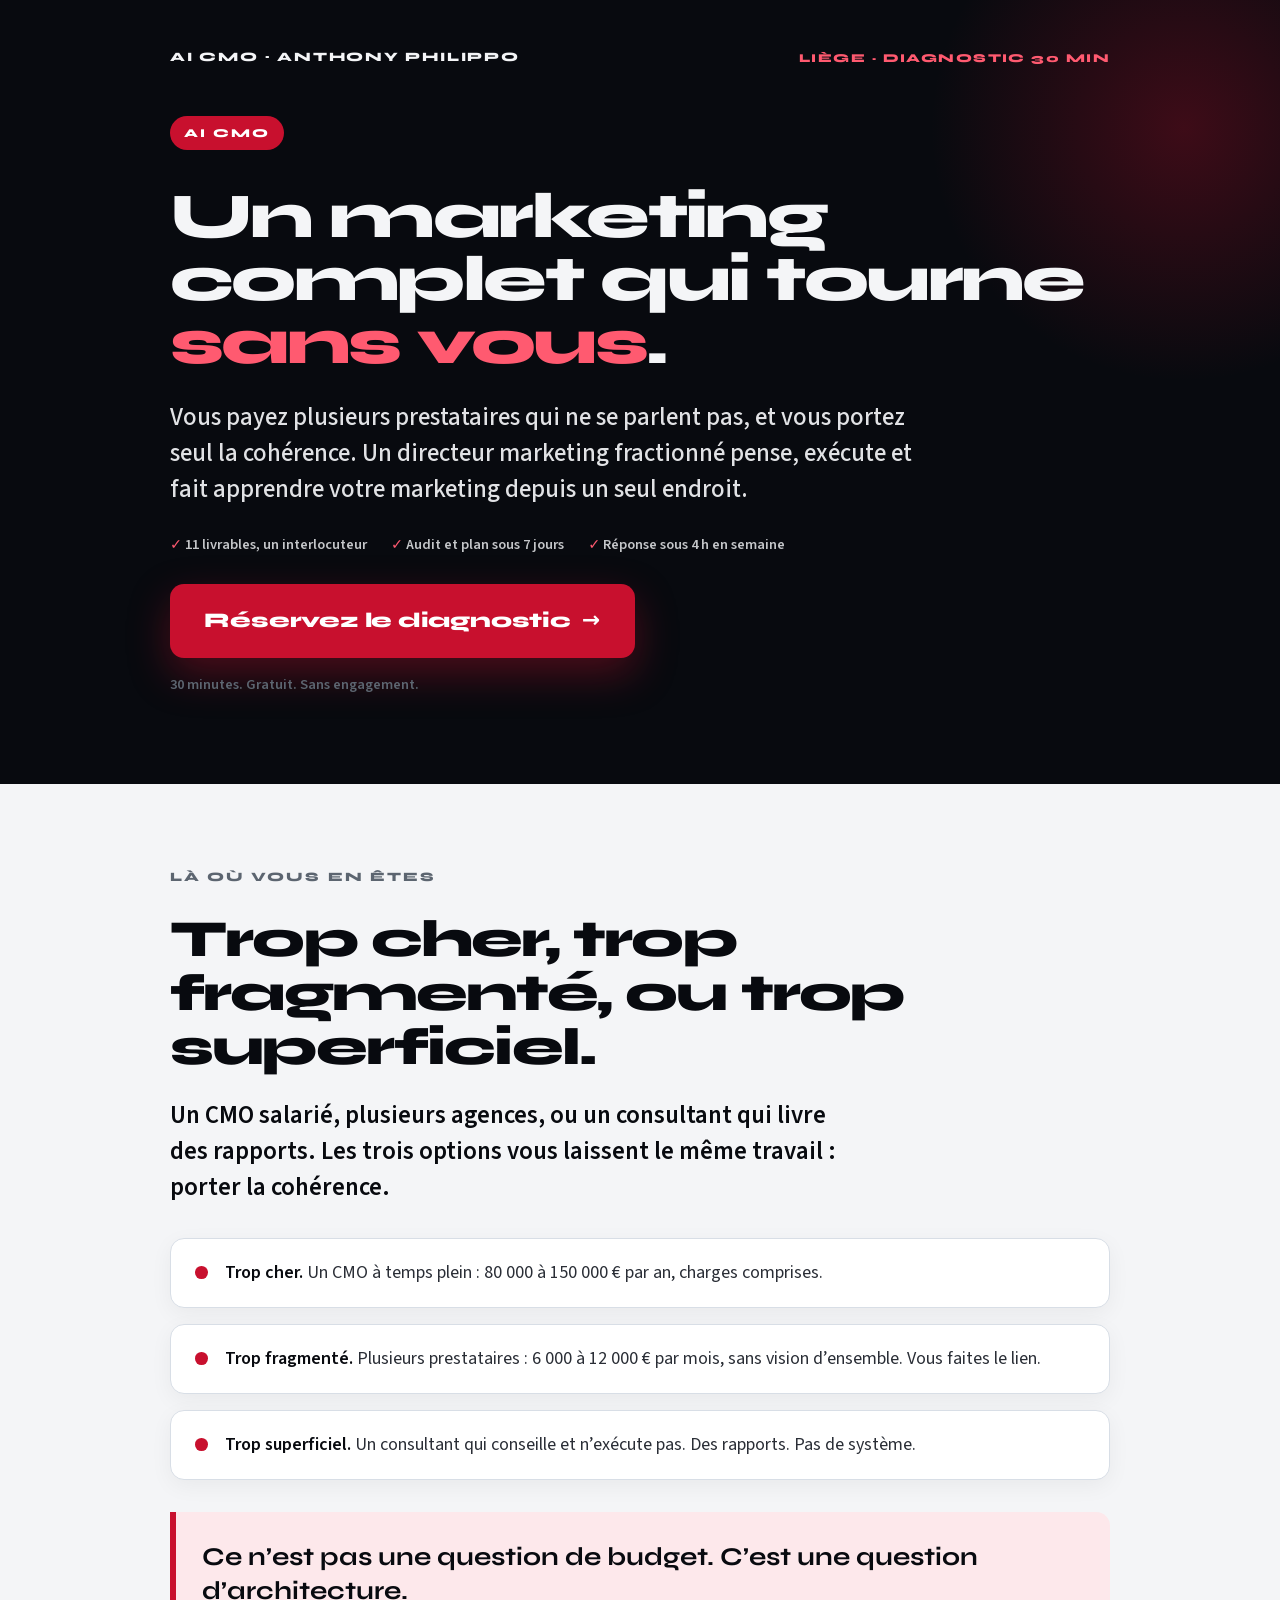
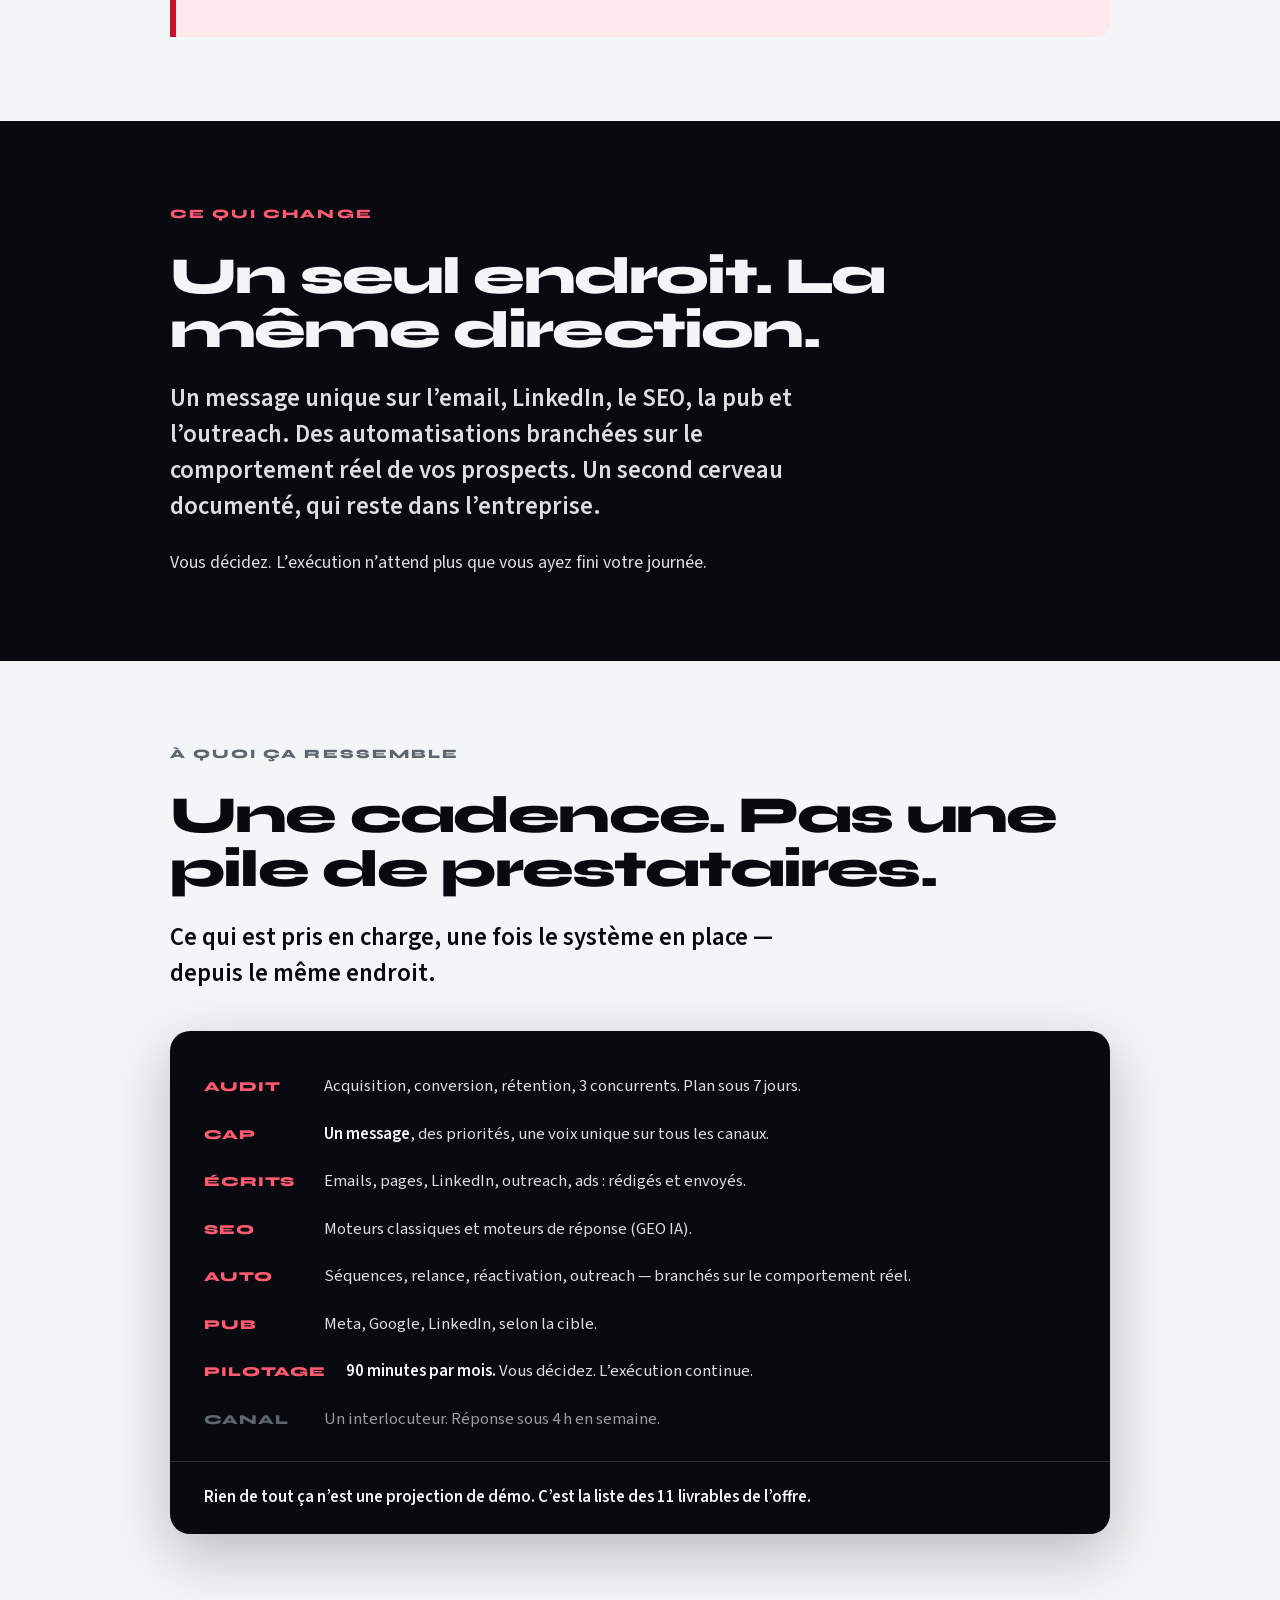
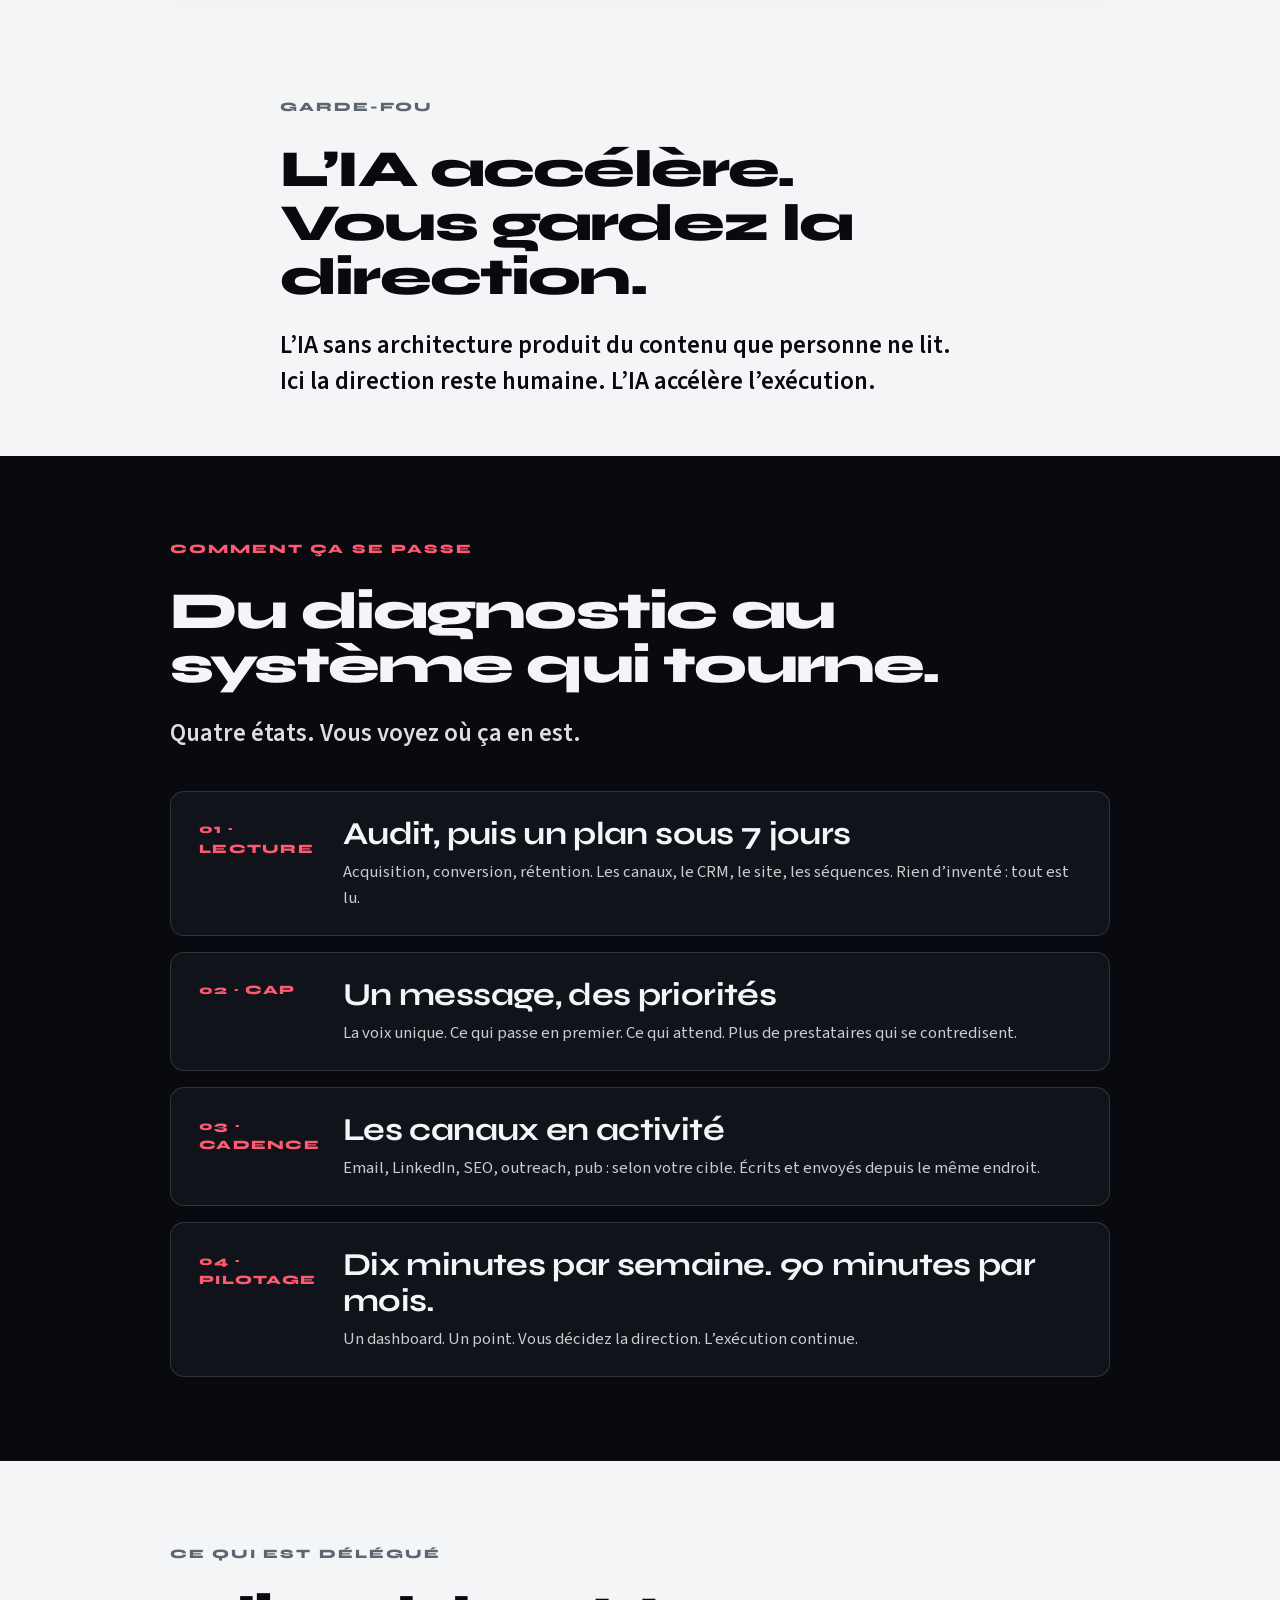
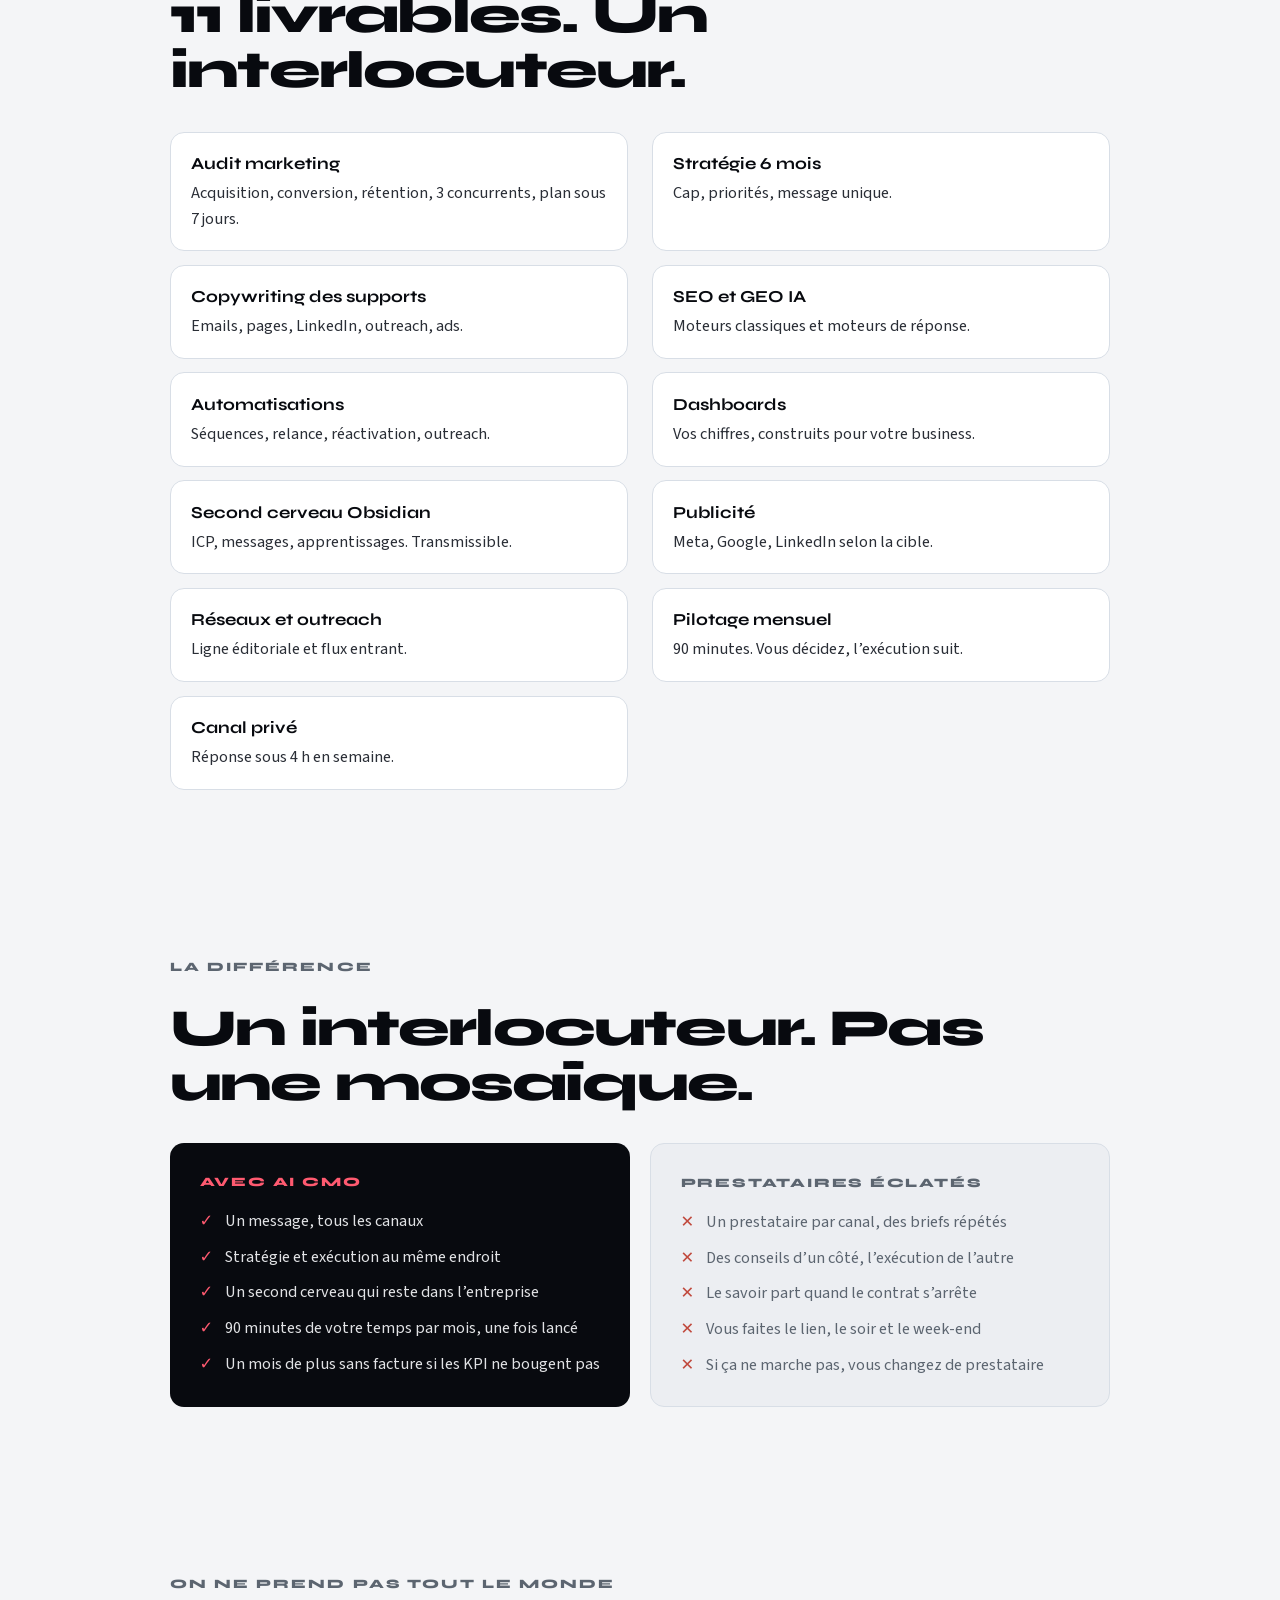
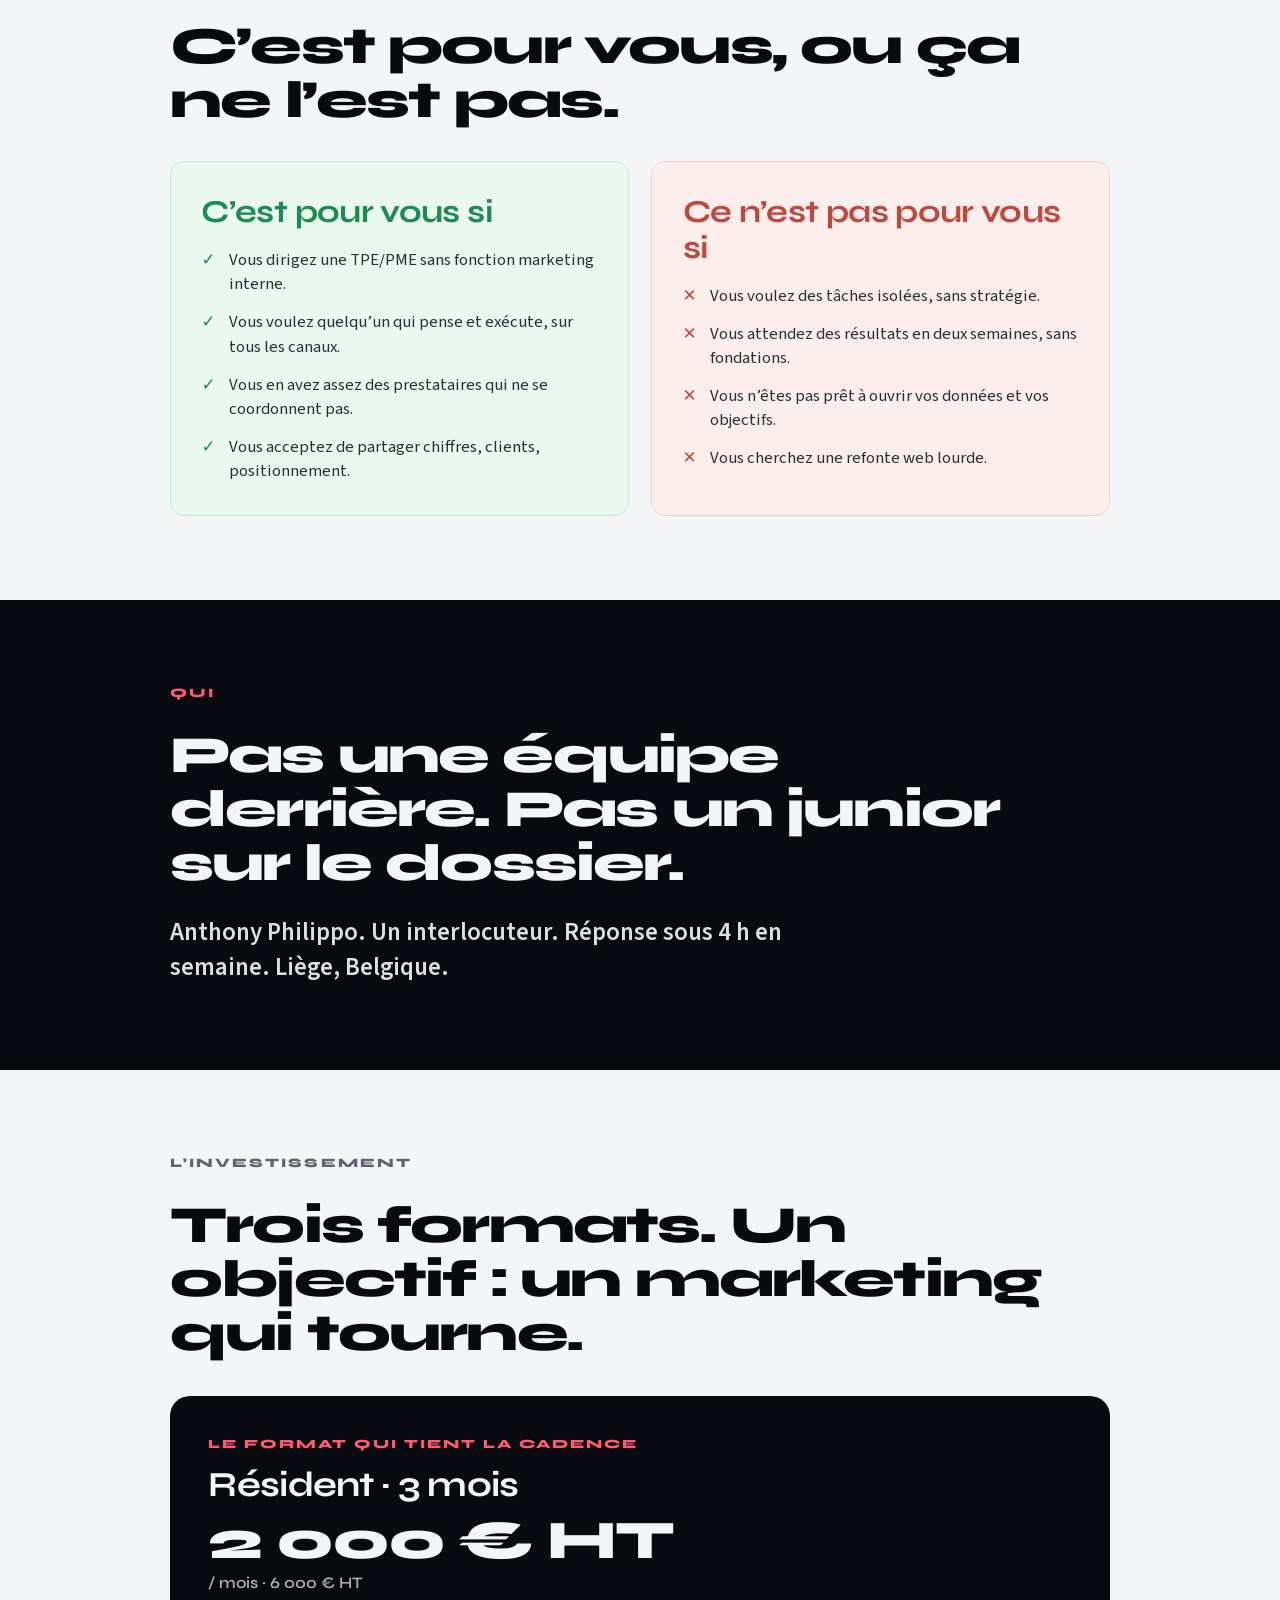
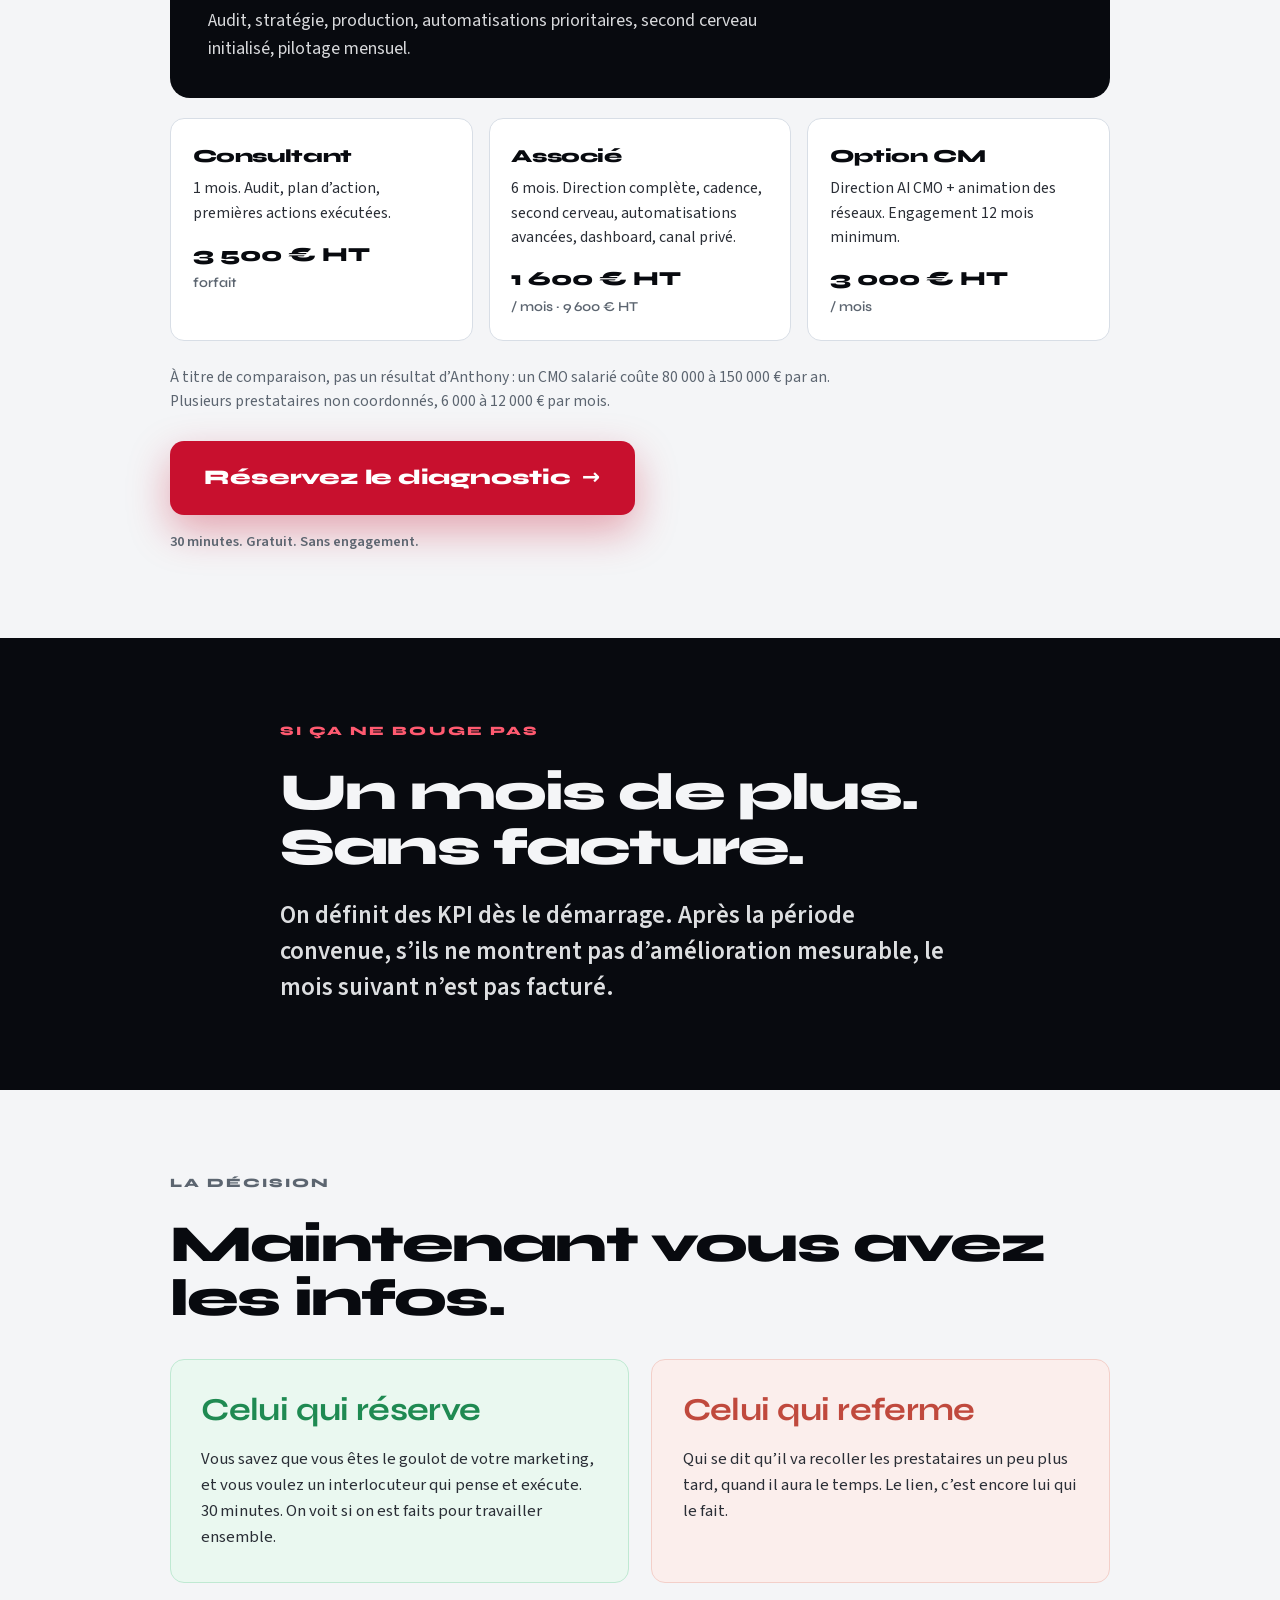
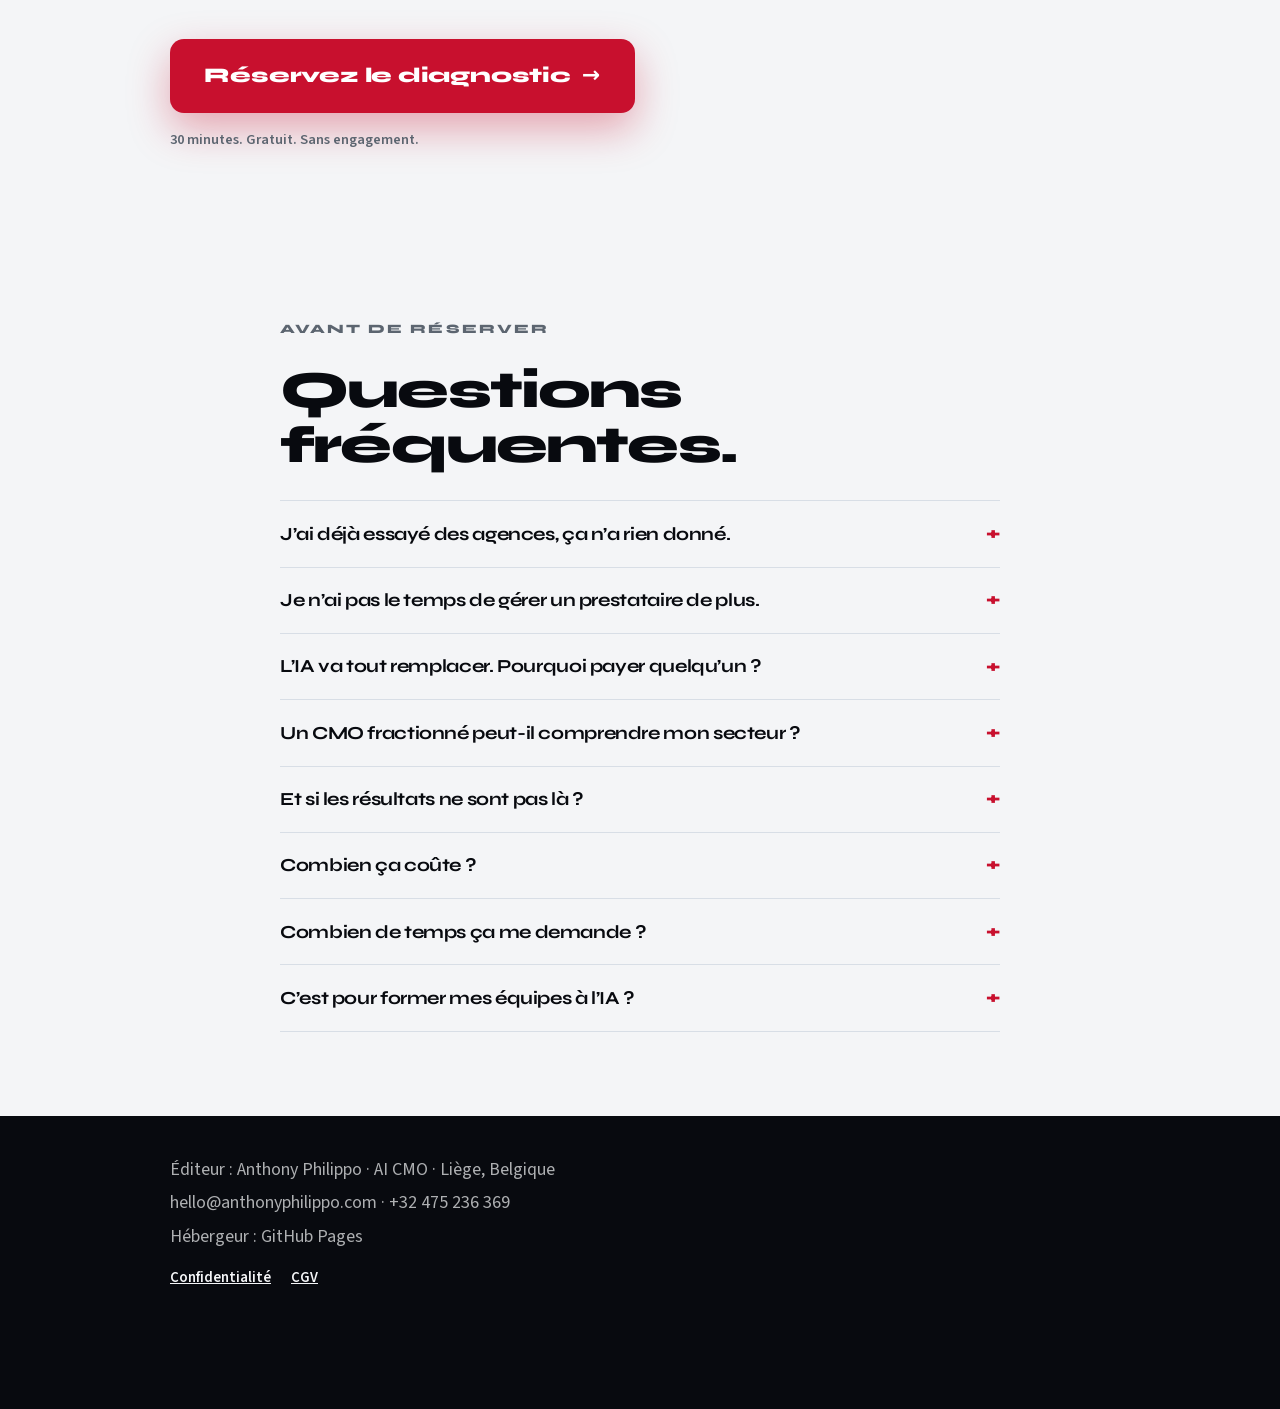
<file: index.html>
<!DOCTYPE html>
<html lang="fr">
  <head>
    <meta charset="utf-8" />
    <meta name="viewport" content="width=device-width, initial-scale=1" />
    <title>AI CMO. Un marketing complet qui tourne sans vous</title>
    <meta
      name="description"
      content="Direction marketing fractionnée pour TPE/PME. Un interlocuteur. 11 livrables. Audit et plan sous 7 jours. Réservez un diagnostic de 30 minutes."
    />
    <meta property="og:title" content="AI CMO. Un marketing complet qui tourne sans vous" />
    <meta
      property="og:description"
      content="Un directeur marketing fractionné. 11 livrables, un interlocuteur. Diagnostic de 30 minutes."
    />
    <meta property="og:type" content="website" />
    <meta property="og:url" content="https://anthonyphilippo.github.io/ai-cmo/" />
    <meta property="og:image" content="https://anthonyphilippo.github.io/ai-cmo/images/og.png" />
    <link rel="canonical" href="https://anthonyphilippo.github.io/ai-cmo/" />
    <meta name="twitter:card" content="summary_large_image" />
    <link rel="preload" href="fonts/syne-800-normal-latin.woff2" as="font" type="font/woff2" crossorigin />
    <link rel="preload" href="fonts/syne-700-normal-latin.woff2" as="font" type="font/woff2" crossorigin />
    <link rel="preload" href="fonts/sourcesans3-400-normal-latin.woff2" as="font" type="font/woff2" crossorigin />
    <link rel="stylesheet" href="tokens.css" />
    <link rel="stylesheet" href="styles.css" />
  </head>
  <body>
    <a class="skip" href="#contenu">Aller au contenu</a>

    <section class="hero">
      <div class="hero-top">
        <span class="brand">AI CMO · Anthony Philippo</span>
        <span class="meta">Liège · Diagnostic 30 min</span>
      </div>
      <div class="wrap hero-inner" id="contenu">
        <p class="kicker">AI CMO</p>
        <h1>Un marketing complet qui tourne<br /><span class="hl">sans vous</span>.</h1>
        <p class="sub">
          Vous payez plusieurs prestataires qui ne se parlent pas, et vous portez seul la cohérence.
          Un directeur marketing fractionné pense, exécute et fait apprendre votre marketing depuis un seul endroit.
        </p>
        <p class="proofline">
          <span>11 livrables, un interlocuteur</span>
          <span>Audit et plan sous 7 jours</span>
          <span>Réponse sous 4 h en semaine</span>
        </p>
        <a class="cta" href="https://calendar.app.google/4JULxeKLzWLdTbbb6"
          >Réservez le diagnostic <span class="arrow">→</span></a
        >
        <p class="cta-sub">30 minutes. Gratuit. Sans engagement.</p>
      </div>
    </section>

    <main>
      <section id="probleme">
        <div class="wrap">
          <p class="eyebrow">Là où vous en êtes</p>
          <h2>Trop cher, trop fragmenté, ou trop superficiel.</h2>
          <p class="lead">
            Un CMO salarié, plusieurs agences, ou un consultant qui livre des rapports.
            Les trois options vous laissent le même travail : porter la cohérence.
          </p>
          <div class="mirror">
            <div class="row">
              <span class="dot"></span>
              <p>
                <strong>Trop cher.</strong> Un CMO à temps plein : 80 000 à 150 000 € par an, charges
                comprises.
              </p>
            </div>
            <div class="row">
              <span class="dot"></span>
              <p>
                <strong>Trop fragmenté.</strong> Plusieurs prestataires : 6 000 à 12 000 € par mois, sans
                vision d’ensemble. Vous faites le lien.
              </p>
            </div>
            <div class="row">
              <span class="dot"></span>
              <p>
                <strong>Trop superficiel.</strong> Un consultant qui conseille et n’exécute pas. Des
                rapports. Pas de système.
              </p>
            </div>
          </div>
          <div class="pull">
            <p>Ce n’est pas une question de budget. C’est une question d’architecture.</p>
          </div>
        </div>
      </section>

      <section class="ink" id="mecanisme">
        <div class="wrap">
          <p class="eyebrow light">Ce qui change</p>
          <h2>Un seul endroit. La même direction.</h2>
          <p class="lead on-ink">
            Un message unique sur l’email, LinkedIn, le SEO, la pub et l’outreach.
            Des automatisations branchées sur le comportement réel de vos prospects.
            Un second cerveau documenté, qui reste dans l’entreprise.
          </p>
          <p class="on-ink tight">Vous décidez. L’exécution n’attend plus que vous ayez fini votre journée.</p>
        </div>
      </section>

      <section id="cadence">
        <div class="wrap">
          <p class="eyebrow">À quoi ça ressemble</p>
          <h2>Une cadence. Pas une pile de prestataires.</h2>
          <p class="lead">Ce qui est pris en charge, une fois le système en place — depuis le même endroit.</p>
          <div class="log">
            <div class="line"><span class="t">Audit</span><span class="e">Acquisition, conversion, rétention, 3 concurrents. Plan sous 7 jours.</span></div>
            <div class="line"><span class="t">Cap</span><span class="e"><b>Un message</b>, des priorités, une voix unique sur tous les canaux.</span></div>
            <div class="line"><span class="t">Écrits</span><span class="e">Emails, pages, LinkedIn, outreach, ads : rédigés et envoyés.</span></div>
            <div class="line"><span class="t">SEO</span><span class="e">Moteurs classiques et moteurs de réponse (GEO IA).</span></div>
            <div class="line"><span class="t">Auto</span><span class="e">Séquences, relance, réactivation, outreach — branchés sur le comportement réel.</span></div>
            <div class="line"><span class="t">Pub</span><span class="e">Meta, Google, LinkedIn, selon la cible.</span></div>
            <div class="line"><span class="t">Pilotage</span><span class="e"><b>90 minutes par mois.</b> Vous décidez. L’exécution continue.</span></div>
            <div class="line night"><span class="t">Canal</span><span class="e">Un interlocuteur. Réponse sous 4 h en semaine.</span></div>
            <div class="log-foot">
              <p>Rien de tout ça n’est une projection de démo. C’est la liste des 11 livrables de l’offre.</p>
            </div>
          </div>
        </div>
      </section>

      <section class="tight" id="garde">
        <div class="wrap-narrow">
          <p class="eyebrow">Garde-fou</p>
          <h2>L’IA accélère. Vous gardez la direction.</h2>
          <p class="lead">
            L’IA sans architecture produit du contenu que personne ne lit.
            Ici la direction reste humaine. L’IA accélère l’exécution.
          </p>
        </div>
      </section>

      <section class="ink" id="deroule">
        <div class="wrap">
          <p class="eyebrow light">Comment ça se passe</p>
          <h2>Du diagnostic au système qui tourne.</h2>
          <p class="lead on-ink">Quatre états. Vous voyez où ça en est.</p>
          <ol class="days">
            <li class="day">
              <div class="n">01 · Lecture</div>
              <div class="body">
                <h3>Audit, puis un plan sous 7 jours</h3>
                <p>Acquisition, conversion, rétention. Les canaux, le CRM, le site, les séquences. Rien d’inventé : tout est lu.</p>
              </div>
            </li>
            <li class="day">
              <div class="n">02 · Cap</div>
              <div class="body">
                <h3>Un message, des priorités</h3>
                <p>La voix unique. Ce qui passe en premier. Ce qui attend. Plus de prestataires qui se contredisent.</p>
              </div>
            </li>
            <li class="day">
              <div class="n">03 · Cadence</div>
              <div class="body">
                <h3>Les canaux en activité</h3>
                <p>Email, LinkedIn, SEO, outreach, pub : selon votre cible. Écrits et envoyés depuis le même endroit.</p>
              </div>
            </li>
            <li class="day">
              <div class="n">04 · Pilotage</div>
              <div class="body">
                <h3>Dix minutes par semaine. 90 minutes par mois.</h3>
                <p>Un dashboard. Un point. Vous décidez la direction. L’exécution continue.</p>
              </div>
            </li>
          </ol>
        </div>
      </section>

      <section id="inclus">
        <div class="wrap">
          <p class="eyebrow">Ce qui est délégué</p>
          <h2>11 livrables. Un interlocuteur.</h2>
          <ul class="include">
            <li><strong>Audit marketing</strong> Acquisition, conversion, rétention, 3 concurrents, plan sous 7 jours.</li>
            <li><strong>Stratégie 6 mois</strong> Cap, priorités, message unique.</li>
            <li><strong>Copywriting des supports</strong> Emails, pages, LinkedIn, outreach, ads.</li>
            <li><strong>SEO et GEO IA</strong> Moteurs classiques et moteurs de réponse.</li>
            <li><strong>Automatisations</strong> Séquences, relance, réactivation, outreach.</li>
            <li><strong>Dashboards</strong> Vos chiffres, construits pour votre business.</li>
            <li><strong>Second cerveau Obsidian</strong> ICP, messages, apprentissages. Transmissible.</li>
            <li><strong>Publicité</strong> Meta, Google, LinkedIn selon la cible.</li>
            <li><strong>Réseaux et outreach</strong> Ligne éditoriale et flux entrant.</li>
            <li><strong>Pilotage mensuel</strong> 90 minutes. Vous décidez, l’exécution suit.</li>
            <li><strong>Canal privé</strong> Réponse sous 4 h en semaine.</li>
          </ul>
        </div>
      </section>

      <section id="diff">
        <div class="wrap">
          <p class="eyebrow">La différence</p>
          <h2>Un interlocuteur. Pas une mosaïque.</h2>
          <div class="diff">
            <div class="col us">
              <p class="h">Avec AI CMO</p>
              <ul>
                <li>Un message, tous les canaux</li>
                <li>Stratégie et exécution au même endroit</li>
                <li>Un second cerveau qui reste dans l’entreprise</li>
                <li>90 minutes de votre temps par mois, une fois lancé</li>
                <li>Un mois de plus sans facture si les KPI ne bougent pas</li>
              </ul>
            </div>
            <div class="col them">
              <p class="h">Prestataires éclatés</p>
              <ul>
                <li>Un prestataire par canal, des briefs répétés</li>
                <li>Des conseils d’un côté, l’exécution de l’autre</li>
                <li>Le savoir part quand le contrat s’arrête</li>
                <li>Vous faites le lien, le soir et le week-end</li>
                <li>Si ça ne marche pas, vous changez de prestataire</li>
              </ul>
            </div>
          </div>
        </div>
      </section>

      <section id="filtre">
        <div class="wrap">
          <p class="eyebrow">On ne prend pas tout le monde</p>
          <h2>C’est pour vous, ou ça ne l’est pas.</h2>
          <div class="twocol">
            <div class="panel yes">
              <h3>C’est pour vous si</h3>
              <ul>
                <li>Vous dirigez une TPE/PME sans fonction marketing interne.</li>
                <li>Vous voulez quelqu’un qui pense et exécute, sur tous les canaux.</li>
                <li>Vous en avez assez des prestataires qui ne se coordonnent pas.</li>
                <li>Vous acceptez de partager chiffres, clients, positionnement.</li>
              </ul>
            </div>
            <div class="panel no">
              <h3>Ce n’est pas pour vous si</h3>
              <ul>
                <li>Vous voulez des tâches isolées, sans stratégie.</li>
                <li>Vous attendez des résultats en deux semaines, sans fondations.</li>
                <li>Vous n’êtes pas prêt à ouvrir vos données et vos objectifs.</li>
                <li>Vous cherchez une refonte web lourde.</li>
              </ul>
            </div>
          </div>
        </div>
      </section>

      <section class="ink" id="qui">
        <div class="wrap who">
          <p class="eyebrow light">Qui</p>
          <h2>Pas une équipe derrière. Pas un junior sur le dossier.</h2>
          <p class="lead on-ink">
            Anthony Philippo. Un interlocuteur. Réponse sous 4 h en semaine.
            Liège, Belgique.
          </p>
        </div>
      </section>

      <section id="offre">
        <div class="wrap">
          <p class="eyebrow">L’investissement</p>
          <h2>Trois formats. Un objectif : un marketing qui tourne.</h2>
          <article class="offer-hero">
            <p class="offer-kicker">Le format qui tient la cadence</p>
            <h3>Résident · 3 mois</h3>
            <p class="offer-price">2 000 € HT <small>/ mois · 6 000 € HT</small></p>
            <p>
              Audit, stratégie, production, automatisations prioritaires, second cerveau initialisé,
              pilotage mensuel.
            </p>
          </article>
          <div class="plans">
            <article class="plan">
              <div class="name">Consultant</div>
              <p>1 mois. Audit, plan d’action, premières actions exécutées.</p>
              <div class="price">3 500 € HT <small>forfait</small></div>
            </article>
            <article class="plan">
              <div class="name">Associé</div>
              <p>6 mois. Direction complète, cadence, second cerveau, automatisations avancées, dashboard, canal privé.</p>
              <div class="price">1 600 € HT <small>/ mois · 9 600 € HT</small></div>
            </article>
            <article class="plan">
              <div class="name">Option CM</div>
              <p>Direction AI CMO + animation des réseaux. Engagement 12 mois minimum.</p>
              <div class="price">3 000 € HT <small>/ mois</small></div>
            </article>
          </div>
          <p class="market">
            À titre de comparaison, pas un résultat d’Anthony : un CMO salarié coûte 80 000 à 150 000 € par an.
            Plusieurs prestataires non coordonnés, 6 000 à 12 000 € par mois.
          </p>
          <a class="cta" href="https://calendar.app.google/4JULxeKLzWLdTbbb6"
            >Réservez le diagnostic <span class="arrow">→</span></a
          >
          <p class="cta-sub dark">30 minutes. Gratuit. Sans engagement.</p>
        </div>
      </section>

      <section class="ink" id="garantie">
        <div class="wrap-narrow">
          <p class="eyebrow light">Si ça ne bouge pas</p>
          <h2>Un mois de plus. Sans facture.</h2>
          <p class="lead on-ink">
            On définit des KPI dès le démarrage. Après la période convenue, s’ils ne montrent pas
            d’amélioration mesurable, le mois suivant n’est pas facturé.
          </p>
        </div>
      </section>

      <section id="decision">
        <div class="wrap">
          <p class="eyebrow">La décision</p>
          <h2>Maintenant vous avez les infos.</h2>
          <div class="twocol decide">
            <div class="panel yes">
              <h3>Celui qui réserve</h3>
              <p>
                Vous savez que vous êtes le goulot de votre marketing, et vous voulez un interlocuteur
                qui pense et exécute. 30 minutes. On voit si on est faits pour travailler ensemble.
              </p>
            </div>
            <div class="panel no">
              <h3>Celui qui referme</h3>
              <p>
                Qui se dit qu’il va recoller les prestataires un peu plus tard, quand il aura le temps.
                Le lien, c’est encore lui qui le fait.
              </p>
            </div>
          </div>
          <p class="cta-block">
            <a class="cta" href="https://calendar.app.google/4JULxeKLzWLdTbbb6"
              >Réservez le diagnostic <span class="arrow">→</span></a
            >
          </p>
          <p class="cta-sub dark">30 minutes. Gratuit. Sans engagement.</p>
        </div>
      </section>

      <section id="faq">
        <div class="wrap-narrow">
          <p class="eyebrow">Avant de réserver</p>
          <h2>Questions fréquentes.</h2>
          <div class="faq">
            <details>
              <summary>J’ai déjà essayé des agences, ça n’a rien donné.</summary>
              <p>Elles exécutent par canal. Ici, stratégie et exécution partent du même endroit, avec les mêmes données.</p>
            </details>
            <details>
              <summary>Je n’ai pas le temps de gérer un prestataire de plus.</summary>
              <p>Un interlocuteur. Pas de briefs répétés. Un point de 90 minutes par mois.</p>
            </details>
            <details>
              <summary>L’IA va tout remplacer. Pourquoi payer quelqu’un ?</summary>
              <p>Non. L’IA sans architecture produit du contenu que personne ne lit. La direction reste humaine. L’IA accélère l’exécution.</p>
            </details>
            <details>
              <summary>Un CMO fractionné peut-il comprendre mon secteur ?</summary>
              <p>Oui, s’il lit votre entreprise. L’audit de la première semaine sert à ça. Vous enseignez votre métier. Rien n’est perdu : ça va dans le second cerveau.</p>
            </details>
            <details>
              <summary>Et si les résultats ne sont pas là ?</summary>
              <p>Un mois de plus, sans facture. Des KPI dès le jour 1. S’ils ne bougent pas, le mois suivant n’est pas facturé.</p>
            </details>
            <details>
              <summary>Combien ça coûte ?</summary>
              <p>3 500 € HT pour un mois. 2 000 € HT par mois sur 3 mois. 1 600 € HT par mois sur 6 mois. Option CM : 3 000 € HT par mois, 12 mois minimum.</p>
            </details>
            <details>
              <summary>Combien de temps ça me demande ?</summary>
              <p>90 minutes par mois, une fois lancé. Au départ : partager la réalité de l’entreprise.</p>
            </details>
            <details>
              <summary>C’est pour former mes équipes à l’IA ?</summary>
              <p>Non. Cette page vend la direction marketing. Formation et implantation IA : une autre page.</p>
            </details>
          </div>
        </div>
      </section>
    </main>

    <footer class="site-footer">
      <div class="wrap">
        <p>Éditeur : Anthony Philippo · AI CMO · Liège, Belgique</p>
        <p>hello@anthonyphilippo.com · +32 475 236 369</p>
        <p>Hébergeur : GitHub Pages</p>
        <nav>
          <a href="https://anthonyphilippo.com/politique-de-confidentialite-2/">Confidentialité</a>
          <a href="https://anthonyphilippo.com/conditions-generales-de-vente-cgv/">CGV</a>
        </nav>
      </div>
    </footer>

    <div class="sticky-cta">
      <p class="s-info"><b>AI CMO · 30 min</b> Gratuit. Sans engagement.</p>
      <a class="s-btn" href="https://calendar.app.google/4JULxeKLzWLdTbbb6">Réservez →</a>
    </div>
  </body>
</html>
</file>
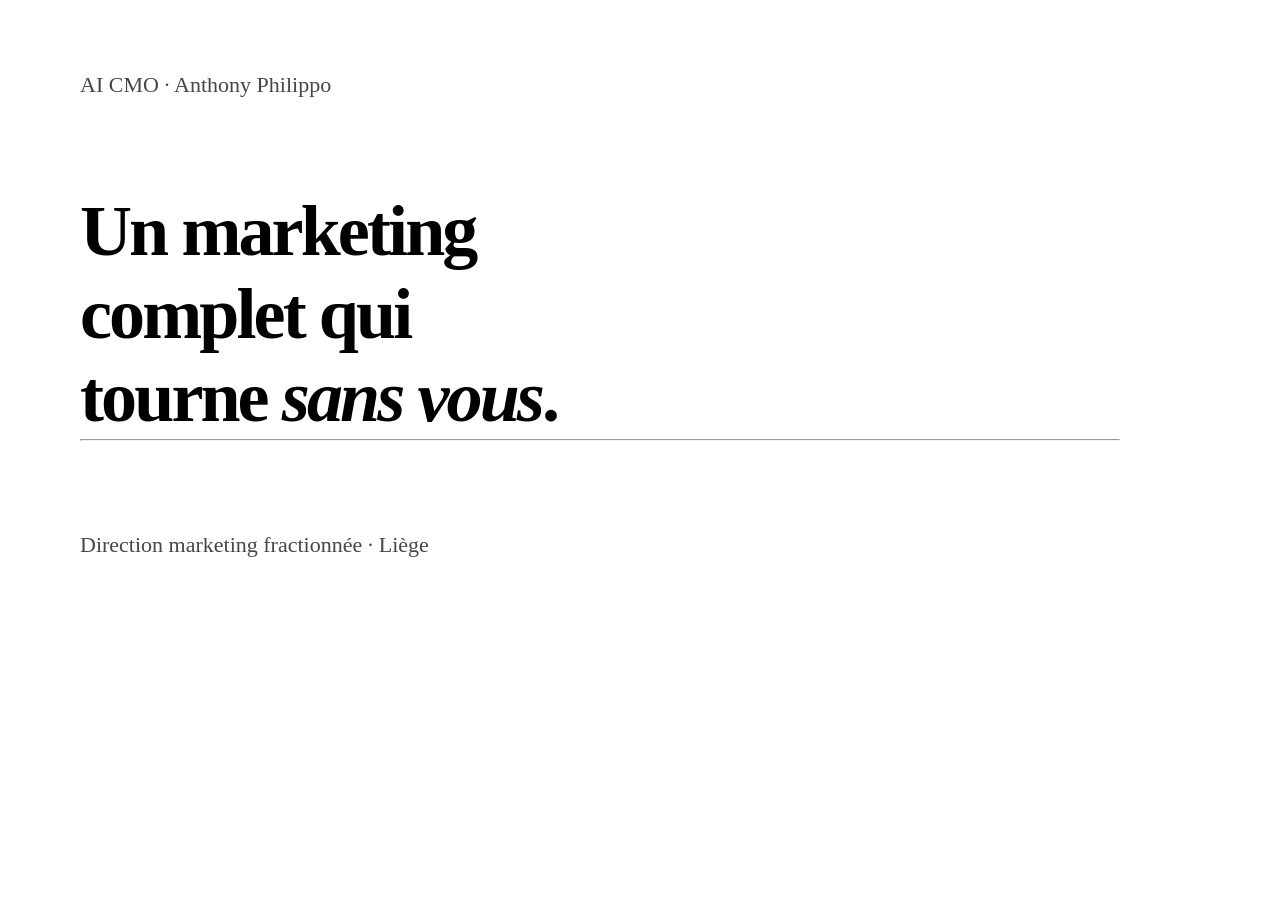
<file: og.html>
<!DOCTYPE html>
<html lang="fr">
  <head>
    <meta charset="utf-8" />
    <link rel="stylesheet" href="styles.css" />
    <style>
      html,
      body {
        width: 1200px;
        height: 630px;
        overflow: hidden;
        background: var(--ink);
        color: var(--paper);
        margin: 0;
      }
      .og {
        box-sizing: border-box;
        width: 1200px;
        height: 630px;
        padding: 72px 80px;
        display: flex;
        flex-direction: column;
        justify-content: space-between;
      }
      .og h1 {
        font-size: 72px;
        max-width: 14ch;
        margin: 0;
      }
      .og p {
        font-size: 22px;
        margin: 0;
        opacity: 0.72;
      }
    </style>
  </head>
  <body>
    <div class="og">
      <p>AI CMO · Anthony Philippo</p>
      <div>
        <h1>Un marketing complet qui tourne <em>sans vous</em>.</h1>
        <hr class="hero-rule" />
      </div>
      <p>Direction marketing fractionnée · Liège</p>
    </div>
  </body>
</html>
</file>
<file: tokens.css>
/* Jetons — source unique. Rien en dur ailleurs.
   Palette : noir + rouge belge (anthonyphilippo.com).
   Papier froid, pas crème. Inter interdit.
   Titres : Syne (OFL). Texte : Source Sans 3 (OFL). */

@font-face {
  font-family: "Syne";
  font-style: normal;
  font-weight: 400;
  font-display: swap;
  src: url("fonts/syne-400-normal-latin-ext.woff2") format("woff2");
  unicode-range: U+0100-02BA, U+02BD-02C5, U+02C7-02CC, U+02CE-02D7, U+02DD-02FF, U+0304, U+0308, U+0329, U+1D00-1DBF, U+1E00-1E9F, U+1EF2-1EFF, U+2020, U+20A0-20AB, U+20AD-20C0, U+2113, U+2C60-2C7F, U+A720-A7FF;
}
@font-face {
  font-family: "Syne";
  font-style: normal;
  font-weight: 400;
  font-display: swap;
  src: url("fonts/syne-400-normal-latin.woff2") format("woff2");
  unicode-range: U+0000-00FF, U+0131, U+0152-0153, U+02BB-02BC, U+02C6, U+02DA, U+02DC, U+0304, U+0308, U+0329, U+2000-206F, U+20AC, U+2122, U+2191, U+2193, U+2212, U+2215, U+FEFF, U+FFFD;
}
@font-face {
  font-family: "Syne";
  font-style: normal;
  font-weight: 600;
  font-display: swap;
  src: url("fonts/syne-600-normal-latin-ext.woff2") format("woff2");
  unicode-range: U+0100-02BA, U+02BD-02C5, U+02C7-02CC, U+02CE-02D7, U+02DD-02FF, U+0304, U+0308, U+0329, U+1D00-1DBF, U+1E00-1E9F, U+1EF2-1EFF, U+2020, U+20A0-20AB, U+20AD-20C0, U+2113, U+2C60-2C7F, U+A720-A7FF;
}
@font-face {
  font-family: "Syne";
  font-style: normal;
  font-weight: 600;
  font-display: swap;
  src: url("fonts/syne-600-normal-latin.woff2") format("woff2");
  unicode-range: U+0000-00FF, U+0131, U+0152-0153, U+02BB-02BC, U+02C6, U+02DA, U+02DC, U+0304, U+0308, U+0329, U+2000-206F, U+20AC, U+2122, U+2191, U+2193, U+2212, U+2215, U+FEFF, U+FFFD;
}
@font-face {
  font-family: "Syne";
  font-style: normal;
  font-weight: 700;
  font-display: swap;
  src: url("fonts/syne-700-normal-latin-ext.woff2") format("woff2");
  unicode-range: U+0100-02BA, U+02BD-02C5, U+02C7-02CC, U+02CE-02D7, U+02DD-02FF, U+0304, U+0308, U+0329, U+1D00-1DBF, U+1E00-1E9F, U+1EF2-1EFF, U+2020, U+20A0-20AB, U+20AD-20C0, U+2113, U+2C60-2C7F, U+A720-A7FF;
}
@font-face {
  font-family: "Syne";
  font-style: normal;
  font-weight: 700;
  font-display: swap;
  src: url("fonts/syne-700-normal-latin.woff2") format("woff2");
  unicode-range: U+0000-00FF, U+0131, U+0152-0153, U+02BB-02BC, U+02C6, U+02DA, U+02DC, U+0304, U+0308, U+0329, U+2000-206F, U+20AC, U+2122, U+2191, U+2193, U+2212, U+2215, U+FEFF, U+FFFD;
}
@font-face {
  font-family: "Syne";
  font-style: normal;
  font-weight: 800;
  font-display: swap;
  src: url("fonts/syne-800-normal-latin-ext.woff2") format("woff2");
  unicode-range: U+0100-02BA, U+02BD-02C5, U+02C7-02CC, U+02CE-02D7, U+02DD-02FF, U+0304, U+0308, U+0329, U+1D00-1DBF, U+1E00-1E9F, U+1EF2-1EFF, U+2020, U+20A0-20AB, U+20AD-20C0, U+2113, U+2C60-2C7F, U+A720-A7FF;
}
@font-face {
  font-family: "Syne";
  font-style: normal;
  font-weight: 800;
  font-display: swap;
  src: url("fonts/syne-800-normal-latin.woff2") format("woff2");
  unicode-range: U+0000-00FF, U+0131, U+0152-0153, U+02BB-02BC, U+02C6, U+02DA, U+02DC, U+0304, U+0308, U+0329, U+2000-206F, U+20AC, U+2122, U+2191, U+2193, U+2212, U+2215, U+FEFF, U+FFFD;
}
@font-face {
  font-family: "Source Sans 3";
  font-style: normal;
  font-weight: 400 600;
  font-display: swap;
  src: url("fonts/sourcesans3-400-normal-latin-ext.woff2") format("woff2");
  unicode-range: U+0100-02BA, U+02BD-02C5, U+02C7-02CC, U+02CE-02D7, U+02DD-02FF, U+0304, U+0308, U+0329, U+1D00-1DBF, U+1E00-1E9F, U+1EF2-1EFF, U+2020, U+20A0-20AB, U+20AD-20C0, U+2113, U+2C60-2C7F, U+A720-A7FF;
}
@font-face {
  font-family: "Source Sans 3";
  font-style: normal;
  font-weight: 400 600;
  font-display: swap;
  src: url("fonts/sourcesans3-400-normal-latin.woff2") format("woff2");
  unicode-range: U+0000-00FF, U+0131, U+0152-0153, U+02BB-02BC, U+02C6, U+02DA, U+02DC, U+0304, U+0308, U+0329, U+2000-206F, U+20AC, U+2122, U+2191, U+2193, U+2212, U+2215, U+FEFF, U+FFFD;
}
@font-face {
  font-family: "Source Sans 3";
  font-style: italic;
  font-weight: 400 600;
  font-display: swap;
  src: url("fonts/sourcesans3-400-italic-latin-ext.woff2") format("woff2");
  unicode-range: U+0100-02BA, U+02BD-02C5, U+02C7-02CC, U+02CE-02D7, U+02DD-02FF, U+0304, U+0308, U+0329, U+1D00-1DBF, U+1E00-1E9F, U+1EF2-1EFF, U+2020, U+20A0-20AB, U+20AD-20C0, U+2113, U+2C60-2C7F, U+A720-A7FF;
}
@font-face {
  font-family: "Source Sans 3";
  font-style: italic;
  font-weight: 400 600;
  font-display: swap;
  src: url("fonts/sourcesans3-400-italic-latin.woff2") format("woff2");
  unicode-range: U+0000-00FF, U+0131, U+0152-0153, U+02BB-02BC, U+02C6, U+02DA, U+02DC, U+0304, U+0308, U+0329, U+2000-206F, U+20AC, U+2122, U+2191, U+2193, U+2212, U+2215, U+FEFF, U+FFFD;
}

:root {
  --ink: #080a0f;
  --ink-2: #10131a;
  --paper: #f4f5f7;
  --paper-2: #eceef2;
  --white: #ffffff;
  --accent: #c8102e;
  --accent-hover: #9d0d24;
  --accent-on-ink: #ff5a70;
  --accent-ink: #ffffff;
  --accent-soft: #fde8eb;
  --yes: #1f8a52;
  --yes-bg: #eaf8f0;
  --yes-line: #bfe9d2;
  --no: #c0493d;
  --no-bg: #fbeeec;
  --no-line: #f3cfc9;
  --muted: #5c6570;
  --body: #2a2e36;
  --line: #d8dee6;
  --line-on-ink: rgba(244, 245, 247, 0.14);

  --font-display: "Syne", ui-sans-serif, system-ui, sans-serif;
  --font-body: "Source Sans 3", ui-sans-serif, system-ui, sans-serif;

  --text-xs: 0.8125rem;
  --text-sm: 0.9375rem;
  --text-md: 1.125rem;
  --text-lg: 1.25rem;
  --text-lead: clamp(1.2rem, 2.4vw, 1.55rem);
  --text-h3: clamp(1.3rem, 3vw, 2rem);
  --text-h2: clamp(1.85rem, 4.6vw, 3.25rem);
  --text-h1: clamp(2.2rem, 5.6vw, 4rem);

  --leading-tight: 0.98;
  --leading-title: 1.04;
  --leading-body: 1.55;
  --measure: 48rem;
  --wrap: 58.75rem;
  --wrap-narrow: 45rem;
  --gutter: clamp(1.15rem, 4vw, 2.5rem);

  --space-1: 0.5rem;
  --space-2: 1rem;
  --space-3: 1.5rem;
  --space-4: 2.25rem;
  --space-5: 3.5rem;
  --space-6: 5.25rem;
  --space-7: 7.5rem;

  --radius: 14px;
  --radius-cta: 14px;
  --radius-pill: 999px;
  --rule: 1px;
  --stamp: 6px;
  --stamp-width: 5rem;

  --z-header: 40;
  --z-sticky: 50;
  --z-skip: 60;

  --ease: cubic-bezier(0.16, 1, 0.3, 1);
  --t: 160ms;
  --shadow-cta: 0 16px 40px rgba(200, 16, 46, 0.35);
  --shadow-cta-hover: 0 22px 50px rgba(200, 16, 46, 0.45);
  --shadow-card: 0 6px 22px rgba(8, 10, 15, 0.05);
}
</file>
<file: styles.css>
*,
*::before,
*::after {
  box-sizing: border-box;
  margin: 0;
  padding: 0;
}

html {
  scroll-behavior: smooth;
}

@media (prefers-reduced-motion: reduce) {
  html {
    scroll-behavior: auto;
  }
  *,
  *::before,
  *::after {
    animation: none !important;
    transition: none !important;
  }
}

body {
  font-family: var(--font-body);
  font-size: var(--text-md);
  font-weight: 400;
  line-height: var(--leading-body);
  color: var(--body);
  background: var(--paper);
  text-rendering: optimizeLegibility;
  -webkit-font-smoothing: antialiased;
  overflow-x: clip;
}

::selection {
  background: var(--accent);
  color: var(--accent-ink);
}

a {
  color: inherit;
}

.skip {
  position: absolute;
  left: var(--gutter);
  top: -4rem;
  z-index: var(--z-skip);
  background: var(--accent);
  color: var(--accent-ink);
  padding: 0.6rem 1rem;
  font-weight: 600;
  text-decoration: none;
}
.skip:focus {
  top: var(--space-2);
}

.wrap {
  width: min(var(--wrap), 92vw);
  margin-inline: auto;
}
.wrap-narrow {
  width: min(var(--wrap-narrow), 92vw);
  margin-inline: auto;
}

section {
  padding: var(--space-6) 0;
}
section.tight {
  padding: var(--space-5) 0;
}
section.ink {
  background: var(--ink);
  color: var(--paper);
}

h1,
h2,
h3,
.brand,
.kicker,
.eyebrow,
.cta,
.meta,
.offer-price,
.price,
.name,
.log .t,
.day .n,
.diff .h,
.tag {
  font-family: var(--font-display);
}

h1 {
  font-size: var(--text-h1);
  font-weight: 800;
  line-height: var(--leading-tight);
  letter-spacing: -0.04em;
  color: var(--paper);
}
h2 {
  font-size: var(--text-h2);
  font-weight: 800;
  line-height: var(--leading-title);
  letter-spacing: -0.035em;
  color: var(--ink);
  max-width: 18ch;
}
section.ink h2 {
  color: var(--paper);
}
h3 {
  font-size: var(--text-h3);
  font-weight: 700;
  line-height: 1.12;
  letter-spacing: -0.02em;
  color: var(--ink);
}
p {
  font-size: var(--text-md);
  line-height: var(--leading-body);
}
p.lead {
  font-size: var(--text-lead);
  line-height: 1.45;
  font-weight: 600;
  color: var(--ink);
  max-width: 42rem;
  margin-top: var(--space-3);
}
.lead.on-ink,
.on-ink {
  color: rgba(244, 245, 247, 0.9);
}
.tight {
  margin-top: var(--space-3);
}

.eyebrow {
  font-size: 0.8rem;
  font-weight: 800;
  letter-spacing: 0.16em;
  text-transform: uppercase;
  color: var(--muted);
  margin-bottom: var(--space-3);
}
.eyebrow.light {
  color: var(--accent-on-ink);
}

.kicker {
  display: inline-block;
  font-size: 0.75rem;
  font-weight: 800;
  letter-spacing: 0.16em;
  text-transform: uppercase;
  padding: 0.5rem 0.9rem;
  border-radius: var(--radius-pill);
  background: var(--accent);
  color: var(--accent-ink);
  margin-bottom: var(--space-4);
}

.hl {
  color: var(--accent-on-ink);
  white-space: nowrap;
}

.cta {
  display: inline-flex;
  align-items: center;
  gap: 0.7rem;
  background: var(--accent);
  color: var(--accent-ink);
  font-size: clamp(1.05rem, 2.2vw, 1.3rem);
  font-weight: 800;
  letter-spacing: -0.01em;
  padding: 1.25rem 2.15rem;
  border-radius: var(--radius-cta);
  text-decoration: none;
  white-space: nowrap;
  flex-wrap: nowrap;
  box-shadow: var(--shadow-cta);
  transition: transform var(--t) var(--ease), box-shadow var(--t) var(--ease),
    background var(--t) var(--ease);
}
.cta:hover {
  background: var(--accent-hover);
  transform: translateY(-2px);
  box-shadow: var(--shadow-cta-hover);
}
.cta .arrow {
  font-size: 1.05em;
}
.cta-sub {
  margin-top: var(--space-2);
  font-size: 0.9rem;
  font-weight: 600;
  color: var(--muted);
}
.cta-sub.dark {
  color: var(--muted);
}
.cta-block {
  margin-top: var(--space-5);
}

/* HERO */
.hero {
  background: var(--ink);
  color: var(--paper);
  padding: 1.5rem 0 5.5rem;
  position: relative;
  overflow: hidden;
}
.hero::after {
  content: "";
  position: absolute;
  right: -10rem;
  top: -8rem;
  width: 32rem;
  height: 32rem;
  border-radius: 50%;
  background: radial-gradient(circle, rgba(200, 16, 46, 0.28), transparent 70%);
  pointer-events: none;
}
.hero-top {
  width: min(var(--wrap), 92vw);
  margin: 0 auto;
  display: flex;
  justify-content: space-between;
  align-items: center;
  gap: 1rem;
  padding: 1.5rem 0;
  position: relative;
  z-index: 2;
}
.brand {
  font-size: 0.8rem;
  font-weight: 800;
  letter-spacing: 0.14em;
  text-transform: uppercase;
  color: var(--paper);
}
.meta {
  font-size: 0.75rem;
  font-weight: 800;
  letter-spacing: 0.12em;
  text-transform: uppercase;
  color: var(--accent-on-ink);
  text-align: right;
}
.hero-inner {
  position: relative;
  z-index: 2;
  padding-top: 1.5rem;
}
.hero .sub {
  font-size: var(--text-lead);
  line-height: 1.45;
  font-weight: 500;
  color: rgba(244, 245, 247, 0.92);
  margin-top: 1.6rem;
  max-width: 48rem;
}
.proofline {
  display: flex;
  flex-wrap: wrap;
  gap: 0.6rem 1.5rem;
  margin: 1.6rem 0 0;
}
.proofline span {
  font-size: 0.9rem;
  font-weight: 600;
  color: rgba(244, 245, 247, 0.8);
}
.proofline span::before {
  content: "✓  ";
  color: var(--accent-on-ink);
  font-weight: 800;
}
.hero .cta {
  margin-top: 1.75rem;
}

/* MIRROR */
.mirror {
  display: flex;
  flex-direction: column;
  gap: 1rem;
  margin-top: 2rem;
}
.mirror .row {
  display: flex;
  align-items: flex-start;
  gap: 1.1rem;
  background: var(--white);
  border: 1px solid var(--line);
  border-radius: var(--radius);
  padding: 1.25rem 1.5rem;
  box-shadow: var(--shadow-card);
}
.mirror .dot {
  flex: 0 0 auto;
  width: 0.8rem;
  height: 0.8rem;
  border-radius: 50%;
  background: var(--accent);
  margin-top: 0.45rem;
}
.mirror .row p {
  margin: 0;
  font-size: 1.125rem;
}
.mirror strong {
  color: var(--ink);
}

.pull {
  background: var(--accent-soft);
  border-radius: 0 var(--radius) var(--radius) 0;
  padding: 1.75rem 2rem;
  margin-top: 2rem;
  box-shadow: inset 6px 0 0 var(--accent);
}
.pull p {
  font-size: clamp(1.2rem, 2.6vw, 1.6rem);
  line-height: 1.35;
  font-weight: 700;
  font-family: var(--font-display);
  color: var(--ink);
  margin: 0;
  max-width: none;
}

/* LOG */
.log {
  display: flex;
  flex-direction: column;
  margin-top: 2.4rem;
  background: var(--ink);
  border-radius: 20px;
  padding: 2rem 0 1.5rem;
  box-shadow: 0 20px 60px rgba(8, 10, 15, 0.25);
}
.log .line {
  display: flex;
  gap: 1.25rem;
  align-items: baseline;
  padding: 0.7rem 2.15rem;
}
.log .t {
  flex: 0 0 6.2rem;
  font-size: 0.85rem;
  font-weight: 800;
  letter-spacing: 0.06em;
  text-transform: uppercase;
  color: var(--accent-on-ink);
}
.log .e {
  font-size: 1.05rem;
  line-height: 1.5;
  color: rgba(244, 245, 247, 0.9);
}
.log .e b {
  color: var(--paper);
  font-weight: 700;
}
.log .line.night .t {
  color: var(--muted);
}
.log .line.night .e {
  color: rgba(244, 245, 247, 0.62);
}
.log-foot {
  padding: 1.4rem 2.15rem 0;
  border-top: 1px solid var(--line-on-ink);
  margin-top: 1.1rem;
}
.log-foot p {
  font-size: 1.05rem;
  font-weight: 600;
  color: var(--paper);
  margin: 0;
}

/* DAYS */
.days {
  list-style: none;
  display: flex;
  flex-direction: column;
  gap: 1rem;
  margin-top: 2.4rem;
}
.day {
  display: flex;
  gap: 1.5rem;
  align-items: flex-start;
  background: var(--ink-2);
  border: 1px solid var(--line-on-ink);
  border-radius: var(--radius);
  padding: 1.5rem 1.75rem;
}
.day .n {
  flex: 0 0 auto;
  width: 7.5rem;
  font-size: 0.8rem;
  font-weight: 800;
  letter-spacing: 0.1em;
  text-transform: uppercase;
  color: var(--accent-on-ink);
  padding-top: 0.3rem;
}
.day .body h3 {
  color: var(--paper);
  margin-bottom: 0.45rem;
}
.day .body p {
  margin: 0;
  color: rgba(244, 245, 247, 0.82);
  font-size: 1.05rem;
}

/* INCLUDE */
.include {
  list-style: none;
  display: grid;
  grid-template-columns: 1fr 1fr;
  gap: 0.85rem 1.5rem;
  margin-top: 2.2rem;
}
.include li {
  background: var(--white);
  border: 1px solid var(--line);
  border-radius: var(--radius);
  padding: 1.15rem 1.25rem;
  font-size: 1.02rem;
  color: var(--body);
}
.include strong {
  display: block;
  font-family: var(--font-display);
  font-weight: 700;
  color: var(--ink);
  margin-bottom: 0.25rem;
  font-size: 1.05rem;
}

/* DIFF */
.diff {
  display: grid;
  grid-template-columns: 1fr 1fr;
  gap: 1.25rem;
  margin-top: 2.1rem;
}
.diff .col {
  border-radius: var(--radius);
  padding: 1.85rem 1.85rem;
}
.diff .col.us {
  background: var(--ink);
  color: var(--paper);
}
.diff .col.them {
  background: var(--paper-2);
  border: 1px solid var(--line);
}
.diff .h {
  font-size: 0.8rem;
  font-weight: 800;
  letter-spacing: 0.14em;
  text-transform: uppercase;
  margin-bottom: 1.1rem;
}
.diff .col.us .h {
  color: var(--accent-on-ink);
}
.diff .col.them .h {
  color: var(--muted);
}
.diff ul {
  list-style: none;
  display: flex;
  flex-direction: column;
  gap: 0.8rem;
}
.diff li {
  font-size: 1.02rem;
  line-height: 1.4;
  padding-left: 1.6rem;
  position: relative;
}
.diff .col.us li {
  color: rgba(244, 245, 247, 0.92);
}
.diff .col.us li::before {
  content: "✓";
  position: absolute;
  left: 0;
  color: var(--accent-on-ink);
  font-weight: 800;
}
.diff .col.them li {
  color: var(--muted);
}
.diff .col.them li::before {
  content: "✕";
  position: absolute;
  left: 0;
  color: var(--no);
  font-weight: 800;
}

/* FOR / NOT */
.twocol {
  display: grid;
  grid-template-columns: 1fr 1fr;
  gap: 1.4rem;
  margin-top: 2.1rem;
}
.panel {
  border-radius: var(--radius);
  padding: 2rem 1.9rem;
}
.panel.yes {
  background: var(--yes-bg);
  border: 1px solid var(--yes-line);
}
.panel.no {
  background: var(--no-bg);
  border: 1px solid var(--no-line);
}
.panel h3 {
  margin-bottom: 1.15rem;
}
.panel.yes h3 {
  color: var(--yes);
}
.panel.no h3 {
  color: var(--no);
}
.panel ul {
  list-style: none;
  display: flex;
  flex-direction: column;
  gap: 0.85rem;
}
.panel li {
  font-size: 1.05rem;
  line-height: 1.45;
  padding-left: 1.7rem;
  position: relative;
  color: var(--body);
}
.panel p {
  color: var(--body);
  font-size: 1.05rem;
}
.panel.yes li::before {
  content: "✓";
  position: absolute;
  left: 0;
  color: var(--yes);
  font-weight: 800;
}
.panel.no li::before {
  content: "✕";
  position: absolute;
  left: 0;
  color: var(--no);
  font-weight: 800;
}

.who h2 {
  max-width: 16ch;
}

/* OFFER */
.offer-hero {
  background: var(--ink);
  color: var(--paper);
  border-radius: 20px;
  padding: 2.4rem 2.4rem 2.2rem;
  margin-top: 2.2rem;
}
.offer-kicker {
  font-family: var(--font-display);
  font-size: 0.78rem;
  font-weight: 800;
  letter-spacing: 0.16em;
  text-transform: uppercase;
  color: var(--accent-on-ink);
  margin-bottom: 0.7rem;
}
.offer-hero h3 {
  color: var(--paper);
  font-size: clamp(1.6rem, 3vw, 2.2rem);
  margin-bottom: 0.6rem;
}
.offer-price {
  font-size: clamp(2.2rem, 5vw, 3.4rem);
  font-weight: 800;
  letter-spacing: -0.04em;
  line-height: 1;
  color: var(--paper);
  margin: 0.4rem 0 1rem;
}
.offer-price small {
  display: block;
  font-size: 1rem;
  font-weight: 600;
  letter-spacing: 0;
  color: rgba(244, 245, 247, 0.7);
  margin-top: 0.45rem;
}
.offer-hero p:last-child {
  color: rgba(244, 245, 247, 0.88);
  max-width: 36rem;
}

.plans {
  display: grid;
  grid-template-columns: repeat(3, 1fr);
  gap: 1rem;
  margin: 1.25rem 0 1.5rem;
}
.plan {
  background: var(--white);
  border: 1px solid var(--line);
  border-radius: var(--radius);
  padding: 1.4rem 1.35rem;
}
.plan .name {
  font-weight: 800;
  letter-spacing: -0.02em;
  color: var(--ink);
  margin-bottom: 0.4rem;
  font-size: 1.15rem;
}
.plan p {
  font-size: 0.98rem;
  color: var(--body);
  margin-bottom: 0.85rem;
}
.plan .price {
  font-size: 1.25rem;
  font-weight: 800;
  color: var(--ink);
}
.plan .price small {
  display: block;
  font-size: 0.85rem;
  font-weight: 600;
  color: var(--muted);
  margin-top: 0.15rem;
}
.market {
  font-size: 0.98rem;
  color: var(--muted);
  max-width: 42rem;
  margin-bottom: 1.75rem;
}

/* FAQ */
.faq {
  margin-top: 1.8rem;
}
.faq details {
  border-top: 1px solid var(--line);
}
.faq details:last-child {
  border-bottom: 1px solid var(--line);
}
.faq summary {
  cursor: pointer;
  list-style: none;
  font-family: var(--font-display);
  font-weight: 700;
  font-size: 1.15rem;
  letter-spacing: -0.02em;
  color: var(--ink);
  padding: 1.15rem 1.8rem 1.15rem 0;
  position: relative;
}
.faq summary::-webkit-details-marker {
  display: none;
}
.faq summary::after {
  content: "+";
  position: absolute;
  right: 0;
  top: 1.1rem;
  color: var(--accent);
  font-weight: 800;
}
.faq details[open] summary::after {
  content: "–";
}
.faq details p {
  padding: 0 0 1.2rem;
  color: var(--body);
  max-width: 40rem;
}

.site-footer {
  background: var(--ink);
  color: rgba(244, 245, 247, 0.7);
  padding: 2.5rem 0 7.5rem;
  font-size: 0.92rem;
}
.site-footer p + p {
  margin-top: 0.35rem;
}
.site-footer nav {
  display: flex;
  gap: 1.25rem;
  margin-top: 1rem;
}
.site-footer a {
  color: var(--paper);
  font-weight: 600;
}

/* STICKY */
.sticky-cta {
  display: none;
}

@media (max-width: 820px) {
  .include,
  .diff,
  .twocol,
  .plans {
    grid-template-columns: 1fr;
  }
  .day {
    flex-direction: column;
    gap: 0.4rem;
  }
  .day .n {
    width: auto;
  }
  .log .line {
    flex-direction: column;
    gap: 0.2rem;
    padding: 0.85rem 1.4rem;
  }
  .log .t {
    flex-basis: auto;
  }
  .log-foot {
    padding-inline: 1.4rem;
  }
  h2 {
    max-width: none;
  }
}

@media (max-width: 760px) {
  .hero-top {
    flex-direction: column;
    align-items: flex-start;
    gap: 0.35rem;
  }
  .meta {
    text-align: left;
  }
  .hero {
    padding-bottom: 4rem;
  }
  h1 {
    font-size: clamp(2.1rem, 11vw, 3.1rem);
  }
  .cta {
    width: 100%;
    justify-content: center;
    font-size: 1.05rem;
    padding: 1.1rem 1.2rem;
  }
  .sticky-cta {
    display: flex;
    position: fixed;
    bottom: 0;
    left: 0;
    right: 0;
    z-index: var(--z-sticky);
    background: rgba(8, 10, 15, 0.96);
    padding: 0.75rem 1rem calc(0.75rem + env(safe-area-inset-bottom));
    align-items: center;
    justify-content: space-between;
    gap: 0.75rem;
    border-top: 1px solid var(--line-on-ink);
  }
  .sticky-cta .s-info {
    font-size: 0.75rem;
    font-weight: 600;
    color: rgba(244, 245, 247, 0.75);
    line-height: 1.35;
    margin: 0;
  }
  .sticky-cta .s-info b {
    color: var(--paper);
    font-size: 0.9rem;
    display: block;
    font-family: var(--font-display);
    font-weight: 800;
  }
  .sticky-cta .s-btn {
    flex: 0 0 auto;
    background: var(--accent);
    color: var(--accent-ink);
    font-family: var(--font-display);
    font-size: 0.95rem;
    font-weight: 800;
    padding: 0.8rem 1.15rem;
    border-radius: 12px;
    text-decoration: none;
    white-space: nowrap;
  }
  body {
    padding-bottom: 5.2rem;
  }
  .site-footer {
    padding-bottom: 2.5rem;
  }
}
</file>
